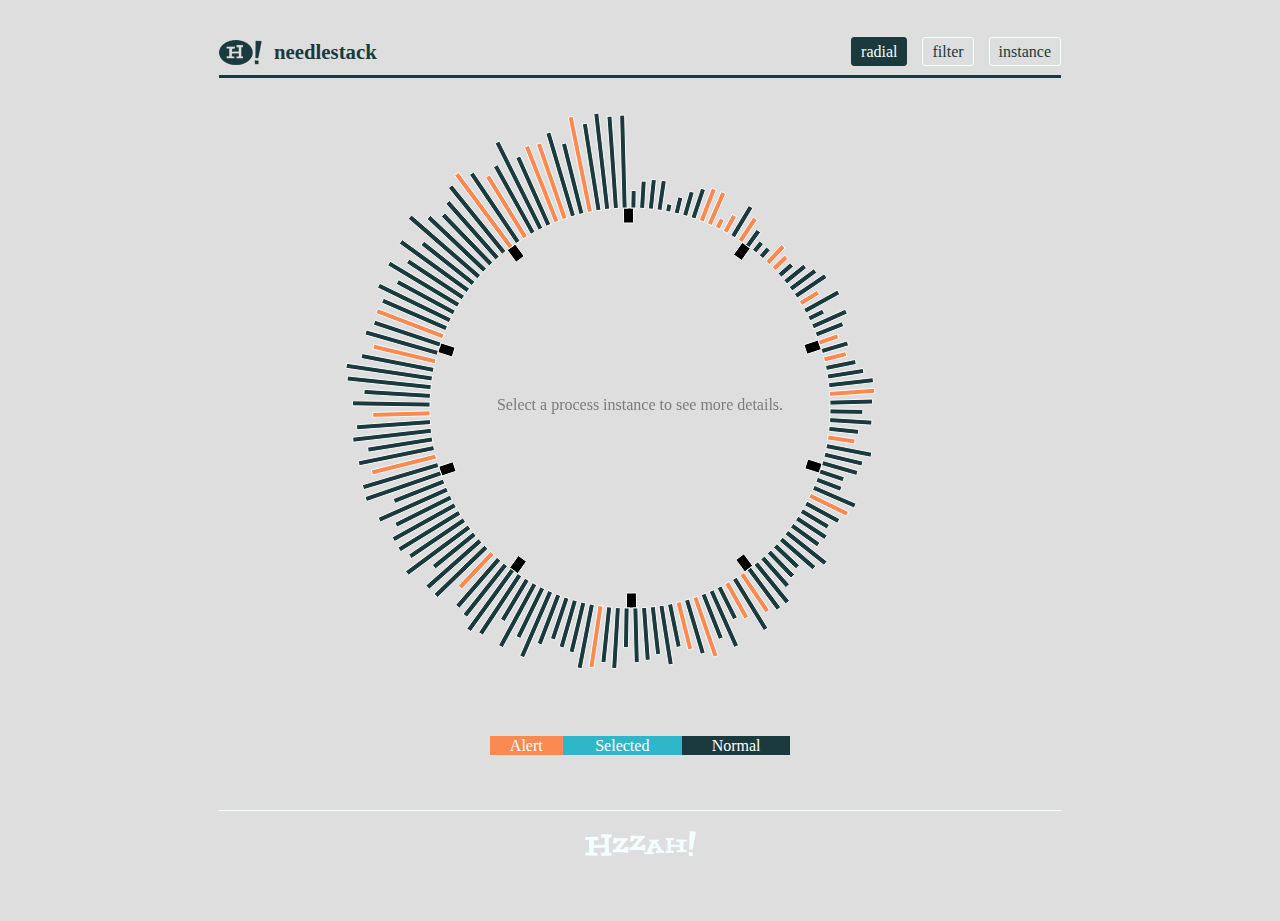
<file: index.html>
<!doctype html> <!-- hello html5 :) -->
<html lang="en" dir="ltr">
<head>
	<meta http-equiv="content-type" content="text/html; charset=UTF-8" />
	<meta name="language" content="en" />
	<title>hzzah! needlestack</title>
	<link rel="stylesheet" href="skin/style.css" type="text/css" media="screen" />
	<script src="js/jquery-1.4.1.js" type="text/javascript"></script>
	<script src="js/processing.js"></script>
	<script src="js/init.js"></script>
<style>
#box .window {
  position:absolute;
  width:280px;
  height:80px;
  display:none;
  z-index:1000;
  padding:15px;
}

#boxes #dialog {
  width:280px; 
  height:80px;
}
</style>
</head>
<body>
	<div id="box">
		<div style="background-color: #dddedd; -moz-border-radius: 5px; -webkit-border-radius: 5px;" id="dialog" class="window">
			<b>Change State To</b>
			<div style="float: right"><a href="#" class="close">Close</a></div>
				<br /><br />
				<table border="0" width="270px" style="text-align: center">
				<tr>
				<td style="text-align: center">
				<form>
					<input name="state" type="submit" value="In Process" />
				</form>
				</td>
				<td style="text-align: center">
				<form>
					<input name="state"  type="submit" value="Halted" />
				</form>
				</td>
				<td style="text-align: center">
				<form>
					<input name="state" type="submit" value="Canceled" />
				</form>
				</td>
				</tr>
				</table>
		</div>
		<div id="mask" style="top: 0px; left: 0px; position: absolute; z-index:500; background-color:#222; display:none;"></div>
	</div>

	<div id="head">
	<h1>needlestack</h1>
		<div id="nav">
			<ul>
				<li class="selected"><a href="index.html">radial</a></li>
				<li><a href="filter.html">filter</a></li>
				<li><a href="instance.html">instance</a></li>
			</ul>
		</div>
	</div>

	<div id="content" style="text-align: center;">
		<div style="top: 280px; position: absolute; text-align: left; left: 50%; margin-left: -160px;">
			<table id="taskInfo" border="0" width="320px">
			</table>
		</div>
		<canvas datasrc="radial.js"></canvas>
		<div class="clearfix"></div>
	</div>
	<br /><br />
	<div align="center" >
		<table align="center" width="300">
		<tr>
			<td bgcolor="#FA8952" width="20px">
				<center><font color="white">Alert</font></center>
			</td>
			<td bgcolor="#2FB6C9" width="20px">
				<center><font color="white">Selected</font></center>
			</td>
			<td bgcolor="#1A3A3D" width="20px">
				<center><font color="white">Normal</font></center>
			</td>
		</tr>
		</table>
	</div>
	<div id="foot"></div>
</body>
</html>
</file>
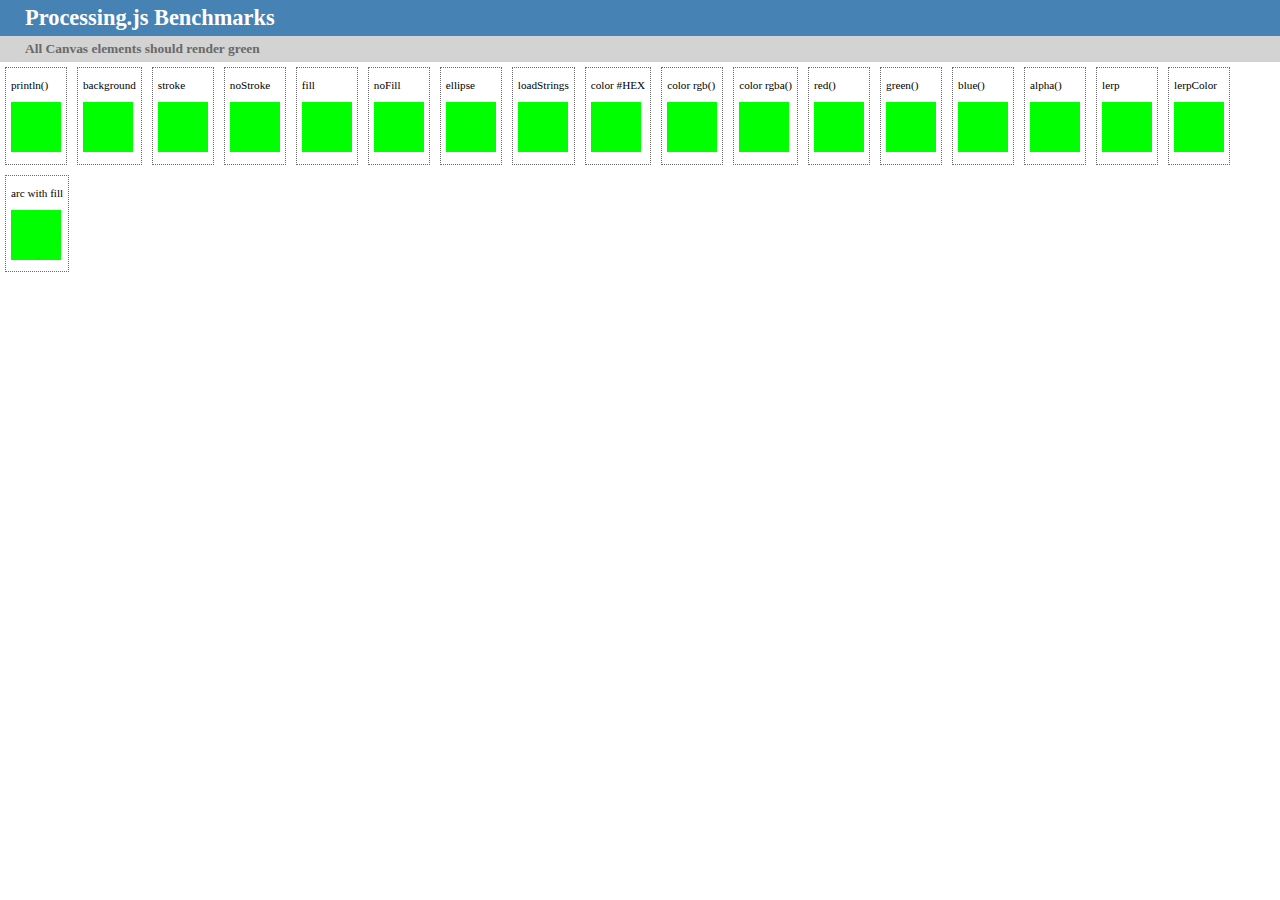
<file: Mockups/processing-js/benchmarks/index.html>
<!DOCTYPE HTML PUBLIC "-//W3C//DTD HTML 4.01 Transitional//EN">
<html>
<head>
<meta http-equiv="content-type" content="text/html; charset=windows-1250">
<meta name="generator" content="PSPad editor, www.pspad.com">
<title>Processing.js Benchmarks</title>
<script type="text/javascript" src="../processing.js"></script>
<script type="text/javascript">
/*
 * This code searches for all the <script type="application/processing" target="canvasid">
 * in your page and loads each script in the target canvas with the proper id.
 * It is useful to smooth the process of adding Processing code in your page and starting
 * the Processing.js engine.
 */
if ( document.addEventListener ) {
	document.addEventListener("DOMContentLoaded", function() {
		var scripts = document.getElementsByTagName("script");
		
		for ( var i = 0; i < scripts.length; i++ ) {
			if ( scripts[i].type == "application/processing" ) {
				var src = scripts[i].src, canvas = scripts[i].nextSibling;
	
				if ( src && src.indexOf("#") ) {
					canvas = document.getElementById( src.substr( src.indexOf("#") + 1 ) );
				} else {
					while ( canvas && canvas.nodeName.toUpperCase() != "CANVAS" )
						canvas = canvas.nextSibling;
				}

				if ( canvas ) {
					Processing(canvas, scripts[i].textContent);
				}
			}
		}
	}, false);
}
</script>
<style type="text/css">
  body{font-size:70%;font-family:lucida-console;padding:0;margin:0;}
  h1{font-family:verdana;background:steelblue;color:#fff;padding:5px 25px;margin:0;}
  h2{font-family:verdana;background:lightgrey;color:dimgrey;padding:5px 25px;margin:0;font-size:120%}
  div{border:1px dotted dimgrey;padding:0 5px;float:left;margin:5px;}
</style>
</head>
<body>
<h1>Processing.js Benchmarks</h1>
<h2>All Canvas elements should render green</h2>
  <div><p>println()<p>
  <script type="application/processing">
    size(50,50);    
    noStroke();
    void lnPrinted(){      
      if(ln=="fillGreen"){         
        fill(0,255,0);
        rect(0,0,50,50);
      }
    }
    println("fillGreen");    
  </script><canvas style="background:red;"></canvas>    
  </div>
  
  <div><p>background<p>
  <script type="application/processing">
    size(50,50);
    background(0,255,0);
  </script><canvas style="background:red;"></canvas>    
  </div>
  
  <div><p>stroke<p>
  <script type="application/processing">
    size(50,50);
    stroke(0,255,0);
    fill(255,0,0);    
    strokeWeight(50);
    rect(0,0,50,50);
  </script><canvas style="background:red;"></canvas>    
  </div>
  
  <div><p>noStroke<p>
  <script type="application/processing">
    size(50,50);
    stroke(255,0,0);    
    strokeWeight(50);
    fill(0,255,0);
    noStroke();
    rect(0,0,50,50);    
  </script><canvas style="background:red;"></canvas>    
  </div>

  <div><p>fill<p>
  <script type="application/processing">
    size(50,50);
    fill(0,255,0);
    noStroke();    
    rect(0,0,50,50);
  </script><canvas style="background:red;"></canvas>    
  </div>
  
  <div><p>noFill<p>
  <script type="application/processing">
    size(50,50);
    fill(255,0,0);
    noStroke();
    noFill();    
    rect(0,0,50,50);
  </script><canvas style="background:#0f0;"></canvas>    
  </div>
  
  <div><p>ellipse<p>
  <script type="application/processing">
    size(50,50);
    noStroke();    
    fill(0,255,0);
    ellipse(15,10,21,11);
    ellipse(25,25,21,21);
    ellipse(40,35,11,21);
  </script><canvas style="background:red url(ellipse.gif);"></canvas>    
  </div>
  
  <div><p>loadStrings<p>
  <script type="application/processing">
    size(50,50);
    String c=loadStrings("ajax.me");
    background(c[0],c[1],c[2]);
  </script><canvas style="background:red"></canvas>    
  </div>

  <div><p>color #HEX<p>
  <script type="application/processing">
    size(50,50);
    color C = #00FF00;
    background(C);  
  </script><canvas style="background:red"></canvas>      
  </div>
  
  <div><p>color rgb()<p>
  <script type="application/processing">
    size(50,50);
    color C = color(0,255,0);
    background(C);  
  </script><canvas style="background:red"></canvas>      
  </div>
  
  <div><p>color rgba()<p>
  <script type="application/processing">
    size(50,50);
    color C = color(255,0,0,0);
    background(C);  
  </script><canvas style="background:#0f0"></canvas>      
  </div>
  
  <div><p>red()<p>
  <script type="application/processing">
    size(50,50);    
    color C = color(255,0,0);
    int G = red(C);
    background(0,G,0,G);
  </script><canvas style="background:red"></canvas>      
  </div>  
  
  <div><p>green()<p>
  <script type="application/processing">
    size(50,50);    
    color C = color(0,255,0);
    int G = green(C);
    background(0,G,0,G);
  </script><canvas style="background:red"></canvas>      
  </div>
  
  <div><p>blue()<p>
  <script type="application/processing">
    size(50,50);    
    color C = color(0,0,255);
    int G = blue(C);
    background(0,G,0,G);
  </script><canvas style="background:red"></canvas>      
  </div>
  
  <div><p>alpha()<p>
  <script type="application/processing">
    size(50,50);    
    color C = color(0,0,0,255);
    int G = alpha(C);
    background(0,G,0,G);
  </script><canvas style="background:red"></canvas>      
  </div>
    
  
  <div><p>lerp<p>
  <script type="application/processing">
    size(50,50);
    noStroke();
    int myLerp = lerp(0,255,1);
    color C = color(0,255,0,myLerp);            
    fill(C);
    rect(0,0,50,50);    
  </script><canvas style="background:red"></canvas>    
  </div>
  
  <div><p>lerpColor<p>
  <script type="application/processing">
    size(50,50);
    noStroke();
    color A = #00FF00;
    color B = #00FF00;    
    for(int i=0;i<50;i++){
      color C = lerpColor(A,B,.02*i);
      fill(C);
      rect(0,i,50,1);
    }
  </script><canvas style="background:red"></canvas>    
  </div>
    
  <div><p>arc with fill<p>
  <script type="application/processing">
  void setup(){
    size(50,50);
    strokeWeight(8);
    fill(0,255,0);
    stroke(0,255,0);
  }  
  void draw(){
    arc(25,25,40,40,0,HALF_PI);
    arc(25,25,40,40,PI,PI+HALF_PI);
    exit();
  }
  </script><canvas style="background:url(arc_fill.gif);"></canvas>    
  </div>

</body>
</html>
</file>
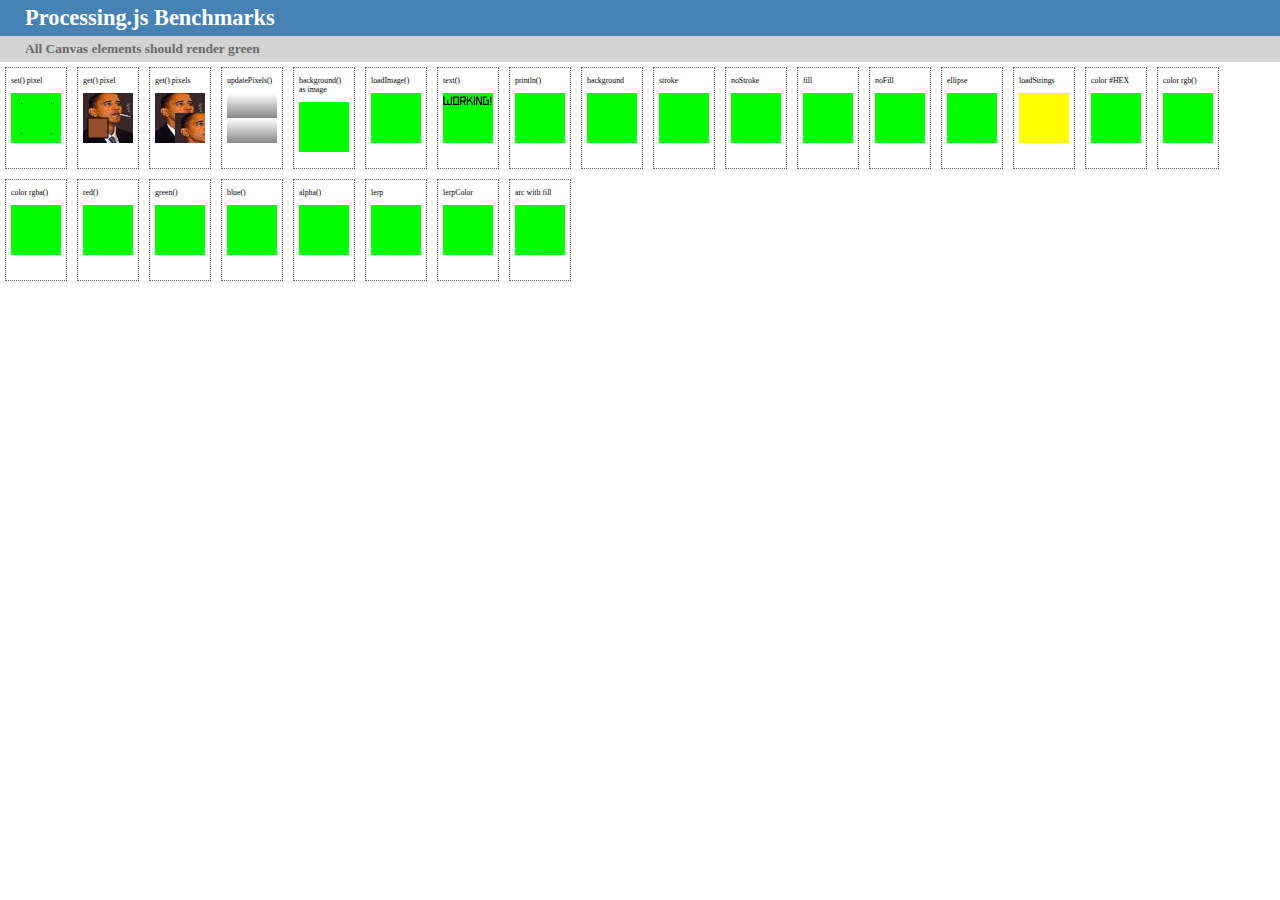
<file: Mockups/processing-js/ref-tests/index.html>
<!DOCTYPE HTML PUBLIC "-//W3C//DTD HTML 4.01 Transitional//EN">
<html>
<head>
<meta http-equiv="content-type" content="text/html; charset=windows-1250">
<meta name="generator" content="PSPad editor, www.pspad.com">
<title>Processing.js Benchmarks</title>
<script type="text/javascript" src="../processing.min.js"></script>
<script type="text/javascript">
/*
 * This code searches for all the <script type="application/processing" target="canvasid">
 * in your page and loads each script in the target canvas with the proper id.
 * It is useful to smooth the process of adding Processing code in your page and starting
 * the Processing.js engine.
 */
if ( document.addEventListener ) {
	document.addEventListener("DOMContentLoaded", function() {
		var scripts = document.getElementsByTagName("script");
		
		for ( var i = 0; i < scripts.length; i++ ) {
			if ( scripts[i].type == "application/processing" ) {
				var src = scripts[i].src, canvas = scripts[i].nextSibling;
	
				if ( src && src.indexOf("#") ) {
					canvas = document.getElementById( src.substr( src.indexOf("#") + 1 ) );
				} else {
					while ( canvas && canvas.nodeName.toUpperCase() != "CANVAS" )
						canvas = canvas.nextSibling;
				}

				if ( canvas ) {
					Processing(canvas, scripts[i].textContent);
				}
			}
		}
	}, false);
}
</script>
<style type="text/css">
  body{font-size:70%;font-family:lucida-console;padding:0;margin:0;}
  h1{font-family:verdana;background:steelblue;color:#fff;padding:5px 25px;margin:0;}
  h2{font-family:verdana;background:lightgrey;color:dimgrey;padding:5px 25px;margin:0;font-size:120%}
  div{border:1px dotted dimgrey;padding:0 5px;float:left;margin:5px;font-size:.7em;height:100px;}
</style>
</head>
<body>
<h1>Processing.js Benchmarks</h1>
<h2>All Canvas elements should render green</h2>

  <div><p>set() pixel<p>
  <script type="application/processing">
    size( 50, 50 );
    color black = color(0);
    set(10, 10, black);
    set(40, 10, black);
    set(40, 40, black);
    set(10, 40, black);
  </script><canvas style="background:#0f0;"></canvas>
  </div>

  <div><p>get() pixel<p>
  <script type="application/processing">
    void setup(){
      size( 50, 50 );
      frameRate(5);
    }
    PImage myImage = loadImage("obama_smoking.jpg");
    void draw(){
      image( myImage, 0, 0 );
      color cp = get(30, 20);
      fill(cp);
      rect(5, 25, 20, 20);
      if( frameCount > 10 ){ exit(); }
    }
  </script><canvas style="background:#f00;"></canvas>
  </div>

  <div><p>get() pixels<p>
  <script type="application/processing">
    void setup(){
      size( 50, 50 );
      frameRate(5);
    }
    PImage myImage = loadImage("obama_smoking.jpg");
    void draw(){
      image( myImage, 0, 0 );
      PImage cp = get();
      image( cp, 20, 20 );
      if( frameCount > 10 ){ exit(); }
    }
  </script><canvas style="background:#f00;"></canvas>
  </div>

  <div><p>updatePixels()<p>
  <script type="application/processing">
    size( 50, 50 );
    int halfImage = width*height / 2;
    PImage myImage = loadImage("gradient.jpeg");    
    void setup(){
        frameRate(5);
    }    
    void draw(){
      image( myImage, 0, 0 );
      loadPixels();
      for (int i = 0; i < halfImage; i++) {
        pixels[i+halfImage] = pixels[i];
      }
      updatePixels()
      if( frameCount > 10 ){ exit(); }
    }
  </script><canvas style="background:#f00;"></canvas>    
  </div>

  <div><p>background()<br /> as image<p>
  <script type="application/processing">
      pImage a;
      void setup(){
        size( 50, 50 );
        frameRate(5);
        a = loadImage( "green-square.gif" );
      }
      void draw(){
        
        // Image is not drawn if it's not ready
        background( a );
        
        // Image load may be delayed, so wait a while...
        if( frameCount > 10 ){
          exit();
        }        
      }
  </script><canvas style="background:#f00;"></canvas>    
  </div>

  <div><p>loadImage()<p>
  <script type="application/processing">
      pImage a;
      void setup(){
        size( 50, 50 );
        frameRate(5);
        a = loadImage( "green-square.gif" );
      }
      void draw(){
        
        // Image is not drawn if it's not ready
        image( a, 0, 0 );
        
        // Image load may be delayed, so wait a while...
        if( frameCount > 10 ){
          exit();
        }        
      }
  </script><canvas style="background:#f00;"></canvas>    
  </div>
  
  <div><p>text()<p>
  <script type="application/processing">
    size(50,50);
    noStroke();
    PFont fontA = loadFont("Biotyp.svg");
    textFont(fontA, 12); 
    fill(0);
    text("Working!", 0, 0);        
  </script><canvas style="background:#0f0;"></canvas>    
  </div> 

  <div><p>println()<p>
  <script type="application/processing">
    size(50,50);
    noStroke();
    void lnPrinted(){
      fill(ln[0],ln[1],ln[2]);
      rect(0,0,50,50);
    }
    println(0,255,0);
  </script><canvas style="background:red;"></canvas>    
  </div>

  <div><p>background<p>
  <script type="application/processing">
    size(50,50);
    background(0,255,0);
  </script><canvas style="background:red;"></canvas>    
  </div>
  
  <div><p>stroke<p>
  <script type="application/processing">
    size(50,50);
    stroke(0,255,0);
    fill(255,0,0);    
    strokeWeight(50);
    rect(0,0,50,50);
  </script><canvas style="background:red;"></canvas>    
  </div>
  
  <div><p>noStroke<p>
  <script type="application/processing">
    size(50,50);
    stroke(255,0,0);    
    strokeWeight(50);
    fill(0,255,0);
    noStroke();
    rect(0,0,50,50);    
  </script><canvas style="background:red;"></canvas>    
  </div>

  <div><p>fill<p>
  <script type="application/processing">
    size(50,50);
    fill(0,255,0);
    noStroke();    
    rect(0,0,50,50);
  </script><canvas style="background:red;"></canvas>    
  </div>
  
  <div><p>noFill<p>
  <script type="application/processing">
    size(50,50);
    fill(255,0,0);
    noStroke();
    noFill();    
    rect(0,0,50,50);
  </script><canvas style="background:#0f0;"></canvas>    
  </div>
  
  <div><p>ellipse<p>
  <script type="application/processing">
    size(50,50);
    noStroke();    
    fill(0,255,0);
    ellipse(15,10,21,11);
    ellipse(25,25,21,21);
    ellipse(40,35,11,21);
  </script><canvas style="background:red url(ellipse.gif);"></canvas>    
  </div>
  
  <div><p>loadStrings<p>
  <script type="application/processing">
    size(50,50);
    String c=loadStrings("ajax.me");
    background(c[0],c[1],c[2]);
  </script><canvas style="background:red"></canvas>    
  </div>

  <div><p>color #HEX<p>
  <script type="application/processing">
    size(50,50);
    color C = #00ff00;
    background(C);  
  </script><canvas style="background:red"></canvas>      
  </div>
  
  <div><p>color rgb()<p>
  <script type="application/processing">
    size(50,50);
    color C = color(0,255,0);
    background(C);  
  </script><canvas style="background:red"></canvas>      
  </div>
  
  <div><p>color rgba()<p>
  <script type="application/processing">
    size(50,50);
    color C = color(255,0,0,0);
    background(C);  
  </script><canvas style="background:#0f0"></canvas>      
  </div>
  
  <div><p>red()<p>
  <script type="application/processing">
    size(50,50);    
    color C = color(255,0,0);
    int G = red(C);
    background(0,G,0,G);
  </script><canvas style="background:red"></canvas>      
  </div>  
  
  <div><p>green()<p>
  <script type="application/processing">
    size(50,50);    
    color C = color(0,255,0);
    int G = green(C);
    background(0,G,0,G);
  </script><canvas style="background:red"></canvas>      
  </div>
  
  <div><p>blue()<p>
  <script type="application/processing">
    size(50,50);    
    color C = color(0,0,255);
    int G = blue(C);
    background(0,G,0,G);
  </script><canvas style="background:red"></canvas>      
  </div>
  
  <div><p>alpha()<p>
  <script type="application/processing">
    size(50,50);    
    color C = color(0,0,0,255);
    int G = alpha(C);
    background(0,G,0,G);
  </script><canvas style="background:red"></canvas>      
  </div>
      
  <div><p>lerp<p>
  <script type="application/processing">
    size(50,50);
    noStroke();
    int myLerp = lerp(0,255,1);
    color C = color(0,255,0,myLerp);            
    fill(C);
    rect(0,0,50,50);    
  </script><canvas style="background:red"></canvas>    
  </div>
  
  <div><p>lerpColor<p>
  <script type="application/processing">
    size(50,50);
    noStroke();
    color A = #00FF00;
    color B = #00FF00;    
    for(int i=0;i<50;i++){
      color C = lerpColor(A,B,.02*i);
      fill(C);
      rect(0,i,50,1);
    }
  </script><canvas style="background:red"></canvas>    
  </div>
    
  <div><p>arc with fill<p>
  <script type="application/processing">
  void setup(){
    size(50,50);
    strokeWeight(8);
    fill(0,255,0);
    stroke(0,255,0);
  }  
  void draw(){
    arc(25,25,40,40,0,HALF_PI);
    arc(25,25,40,40,PI,PI+HALF_PI);
    exit();
  }
  </script><canvas style="background:url(arc_fill.gif);"></canvas>    
  </div>


</body>
</html>
</file>
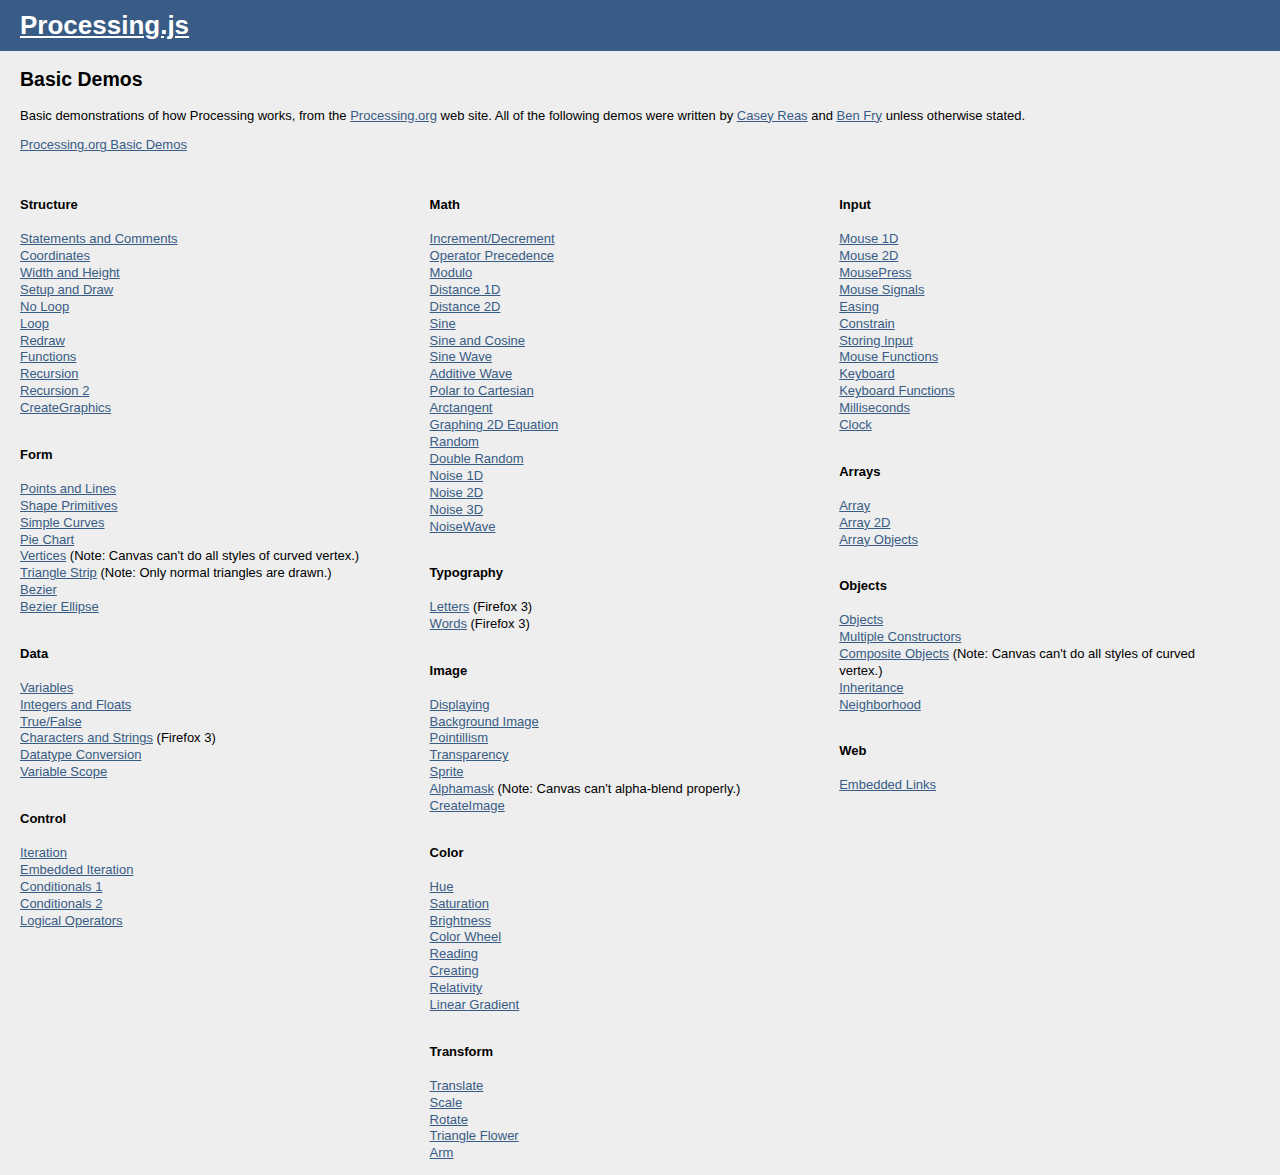
<file: Mockups/processing-js/examples/basic/index.html>
<!DOCTYPE html>
<html>
<head>
  <script src="../../processing.js"></script>
  <script src="../init.js"></script>
<link rel="stylesheet" href="../style.css"/></head>
<body><h1><a href="http://ejohn.org/blog/processingjs/">Processing.js</a></h1>
<h2>Basic Demos</h2>

<p>Basic demonstrations of how Processing works, from the <a href="http://processing.org/">Processing.org</a> web site. All of the following demos were written by <a href="http://reas.com/">Casey Reas</a> and <a href="http://benfry.com/">Ben Fry</a> unless otherwise stated.</p>

<p><a href="http://processing.org/learning/basics/">Processing.org Basic Demos</a></p>

<div class="ref-col"><p><br /><b>Structure</b><br /><br />	<a href="statementscomments.html">Statements and Comments</a><br />

	<a href="coordinates.html">Coordinates</a><br />
	<a href="widthheight.html">Width and Height</a><br />
	<a href="setupdraw.html">Setup and Draw</a><br />
	<a href="noloop.html">No Loop</a><br />
	<a href="loop.html">Loop</a><br />
	<a href="redraw.html">Redraw</a><br />

	<a href="functions.html">Functions</a><br />
	<a href="recursion.html">Recursion</a><br />
	<a href="recursion2.html">Recursion 2</a><br />
	<a href="creategraphics.html">CreateGraphics</a><br />
<p><br /><b>Form</b><br /><br />	<a href="pointslines.html">Points and Lines</a><br />
	<a href="shapeprimitives.html">Shape Primitives</a><br />

	<a href="simplecurves.html">Simple Curves</a><br />
	<a href="piechart.html">Pie Chart</a><br />
	<a href="vertices.html">Vertices</a> (Note: Canvas can't do all styles of curved vertex.)<br />
	<a href="trianglestrip.html">Triangle Strip</a> (Note: Only normal triangles are drawn.)<br />
	<a href="bezier.html">Bezier</a><br />
	<a href="bezierellipse.html">Bezier Ellipse</a><br />

<p><br /><b>Data</b><br /><br />	<a href="variables.html">Variables</a><br />
	<a href="integersfloats.html">Integers and Floats</a><br />
	<a href="truefalse.html">True/False</a><br />
	<a href="charactersstrings.html">Characters and Strings</a> (Firefox 3)<br />
	<a href="datatypeconversion.html">Datatype Conversion</a><br />
	<a href="variablescope.html">Variable Scope</a><br />

<p><br /><b>Control</b><br /><br />	<a href="iteration.html">Iteration</a><br />
	<a href="embeddediteration.html">Embedded Iteration</a><br />
	<a href="conditionals1.html">Conditionals 1</a><br />
	<a href="conditionals2.html">Conditionals 2</a><br />
	<a href="logicaloperators.html">Logical Operators</a><br />
</div><div class="ref-col"><p><br /><b>Math</b><br /><br />	<a href="incrementdecrement.html">Increment/Decrement</a><br />

	<a href="operatorprecedence.html">Operator Precedence</a><br />
	<a href="modulo.html">Modulo</a><br />
	<a href="distance1d.html">Distance 1D</a><br />
	<a href="distance2d.html">Distance 2D</a><br />
	<a href="sine.html">Sine</a><br />
	<a href="sinecosine.html">Sine and Cosine</a><br />

	<a href="sinewave.html">Sine Wave</a><br />
	<a href="additivewave.html">Additive Wave</a><br />
	<a href="polartocartesian.html">Polar to Cartesian</a><br />
	<a href="arctangent.html">Arctangent</a><br />
	<a href="graphing2dequation.html">Graphing 2D Equation</a><br />
	<a href="random.html">Random</a><br />

	<a href="doublerandom.html">Double Random</a><br />
	<a href="noise1d.html">Noise 1D</a><br />
	<a href="noise2d.html">Noise 2D</a><br />
	<a href="noise3d.html">Noise 3D</a><br />
	<a href="noisewave.html">NoiseWave</a><br />
<p><br /><b>Typography</b><br /><br />	<a href="letters.html">Letters</a> (Firefox 3)<br />

	<a href="words.html">Words</a> (Firefox 3)<br />
<p><br /><b>Image</b><br /><br />	<a href="displaying.html">Displaying</a><br />
	<a href="backgroundimage.html">Background Image</a><br />
	<a href="pointillism.html">Pointillism</a><br />
	<a href="transparency.html">Transparency</a><br />
	<a href="sprite.html">Sprite</a><br />

	<a href="alphamask.html">Alphamask</a> (Note: Canvas can't alpha-blend properly.)<br />
	<a href="createimage.html">CreateImage</a><br />
<p><br /><b>Color</b><br /><br />	<a href="hue.html">Hue</a><br />
	<a href="saturation.html">Saturation</a><br />
	<a href="brightness.html">Brightness</a><br />
	<a href="colorwheel.html">Color Wheel</a><br />

	<a href="reading.html">Reading</a><br />
	<a href="creating.html">Creating</a><br />
	<a href="relativity.html">Relativity</a><br />
	<a href="lineargradient.html">Linear Gradient</a><br />
	<!--<a href="radialgradient.html">Radial Gradient</a><br />
	<a href="wavegradient.html">Wave Gradient</a><br />-->

<p><br /><b>Transform</b><br /><br />	<a href="translate.html">Translate</a><br />
	<a href="scale.html">Scale</a><br />
	<a href="rotate.html">Rotate</a><br />
	<a href="triangleflower.html">Triangle Flower</a><br />
	<a href="arm.html">Arm</a><br />
</div><div class="ref-col"><p><br /><b>Input</b><br /><br />	<a href="mouse1d.html">Mouse 1D</a><br />

	<a href="mouse2d.html">Mouse 2D</a><br />
	<a href="mousepress.html">MousePress</a><br />
	<a href="mousesignals.html">Mouse Signals</a><br />
	<a href="easing.html">Easing</a><br />
	<a href="constrain.html">Constrain</a><br />
	<a href="storinginput.html">Storing Input</a><br />

	<a href="mousefunctions.html">Mouse Functions</a><br />
	<a href="keyboard.html">Keyboard</a><br />
	<a href="keyboardfunctions.html">Keyboard Functions</a><br />
	<a href="milliseconds.html">Milliseconds</a><br />
	<a href="clock.html">Clock</a><br />
<p><br /><b>Arrays</b><br /><br />	<a href="array.html">Array</a><br />

	<a href="array2d.html">Array 2D</a><br />
	<a href="arrayobjects.html">Array Objects</a><br />
<p><br /><b>Objects</b><br /><br />	<a href="objects.html">Objects</a><br />
	<a href="multipleconstructors.html">Multiple Constructors</a><br />
	<a href="compositeobjects.html">Composite Objects</a> (Note: Canvas can't do all styles of curved vertex.)<br/>
	<a href="inheritance.html">Inheritance</a><br />

	<a href="neighborhood.html">Neighborhood</a><br />
<p><br /><b>Web</b><br /><br />	<a href="embeddedlinks.html">Embedded Links</a><br />
	<!--<a href="loadingimages.html">Loading Images</a> (Broken: Loading external images not working.)<br />-->
</div>
</body>
</html>
</file>
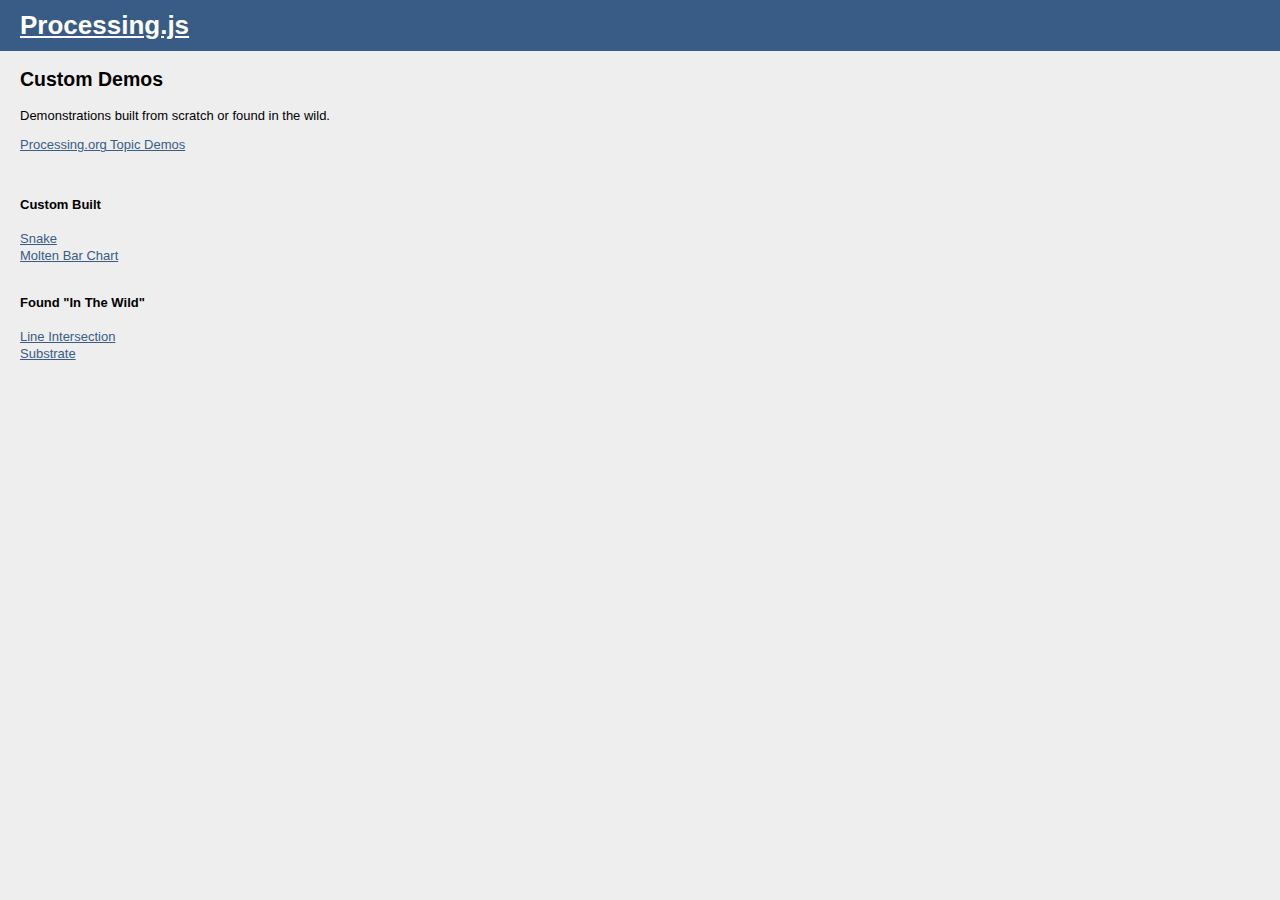
<file: Mockups/processing-js/examples/custom/index.html>
<!DOCTYPE html>
<html>
<head>
  <script src="../../processing.js"></script>
  <script src="../init.js"></script>
<link rel="stylesheet" href="../style.css"/></head>
<body><h1><a href="http://ejohn.org/blog/processingjs/">Processing.js</a></h1>
<h2>Custom Demos</h2>

<p>Demonstrations built from scratch or found in the wild.</p>

<p><a href="http://processing.org/learning/topics/">Processing.org Topic Demos</a></p>

<div class="ref-col"><p><br /><b>Custom Built</b><br /><br />	<a href="snake.html">Snake</a><br />

	<a href="molten.html">Molten Bar Chart</a><br />
<p><br /><b>Found "In The Wild"</b><br /><br />	<a href="intersect.html">Line Intersection</a><br />

	<a href="substrate.html">Substrate</a><br />
</div>
</body>
</html>
</file>
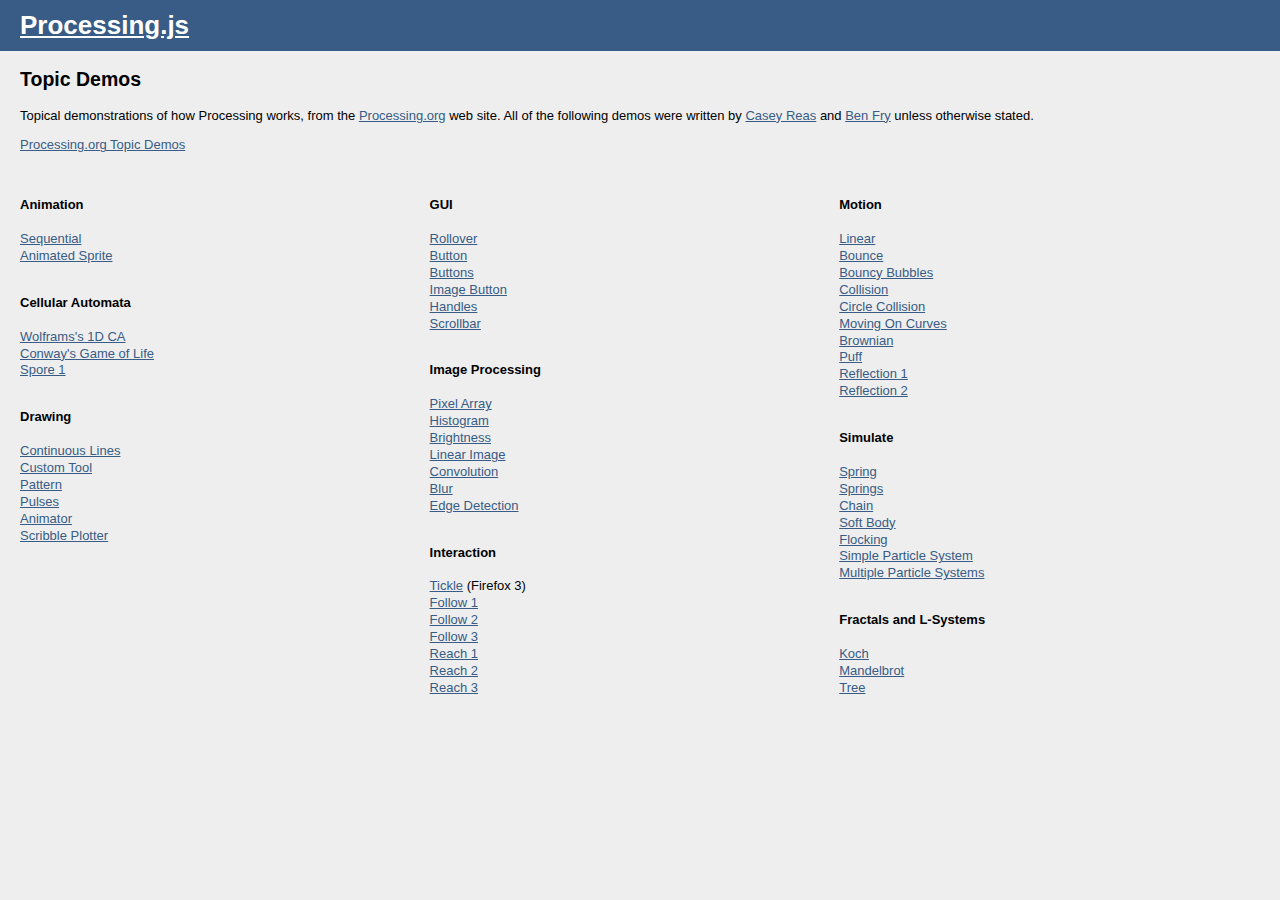
<file: Mockups/processing-js/examples/topics/index.html>
<!DOCTYPE html>
<html>
<head>
  <script src="../../processing.js"></script>
  <script src="../init.js"></script>
<link rel="stylesheet" href="../style.css"/></head>
<body><h1><a href="http://ejohn.org/blog/processingjs/">Processing.js</a></h1>
<h2>Topic Demos</h2>

<p>Topical demonstrations of how Processing works, from the <a href="http://processing.org/">Processing.org</a> web site. All of the following demos were written by <a href="http://reas.com/">Casey Reas</a> and <a href="http://benfry.com/">Ben Fry</a> unless otherwise stated.</p>

<p><a href="http://processing.org/learning/topics/">Processing.org Topic Demos</a></p>

<div class="ref-col"><p><br /><b>Animation</b><br /><br />	<a href="sequential.html">Sequential</a><br />

	<a href="animatedsprite.html">Animated Sprite</a><br />
<p><br /><b>Cellular Automata</b><br /><br />	<a href="wolfram.html">Wolframs's 1D CA</a><br />
	<a href="conway.html">Conway's Game of Life</a><br />
	<a href="spore1.html">Spore 1</a><br />
	<!--<a href="spore2.html">Spore 2</a><br />-->
<p><br /><b>Drawing</b><br /><br />	<a href="continuouslines.html">Continuous Lines</a><br />

	<a href="customtool.html">Custom Tool</a><br />
	<a href="pattern.html">Pattern</a><br />
	<a href="pulses.html">Pulses</a><br />
	<a href="animator.html">Animator</a><br />
	<a href="scribbleplotter.html">Scribble Plotter</a><br />
<!--<p><br /><b>File IO</b><br /><br />	<a href="saveoneimage.html">Save One Image</a><br />

	<a href="savemanyimages.html">Save Many Images</a><br />
	<a href="tileimages.html">Tile Images</a><br />
	<a href="savefile1.html">Save File 1</a><br />
	<a href="savefile2.html">Save File 2</a><br />
	<a href="loadfile1.html">Load File 1</a><br />
	<a href="loadfile2.html">Load File 2</a><br />-->

</div><div class="ref-col"><p><br /><b>GUI</b><br /><br />	<a href="rollover.html">Rollover</a><br />
	<a href="button.html">Button</a><br />
	<a href="buttons.html">Buttons</a><br />
	<a href="imagebutton.html">Image Button</a><br />
	<a href="handles.html">Handles</a><br />
	<a href="scrollbar.html">Scrollbar</a><br />

<p><br /><b>Image Processing</b><br /><br />	<a href="pixelarray.html">Pixel Array</a><br />
	<a href="histogram.html">Histogram</a><br />
	<a href="brightness.html">Brightness</a><br />
	<a href="linearimage.html">Linear Image</a><br />
	<a href="convolution.html">Convolution</a><br />
	<a href="blur.html">Blur</a><br />

	<a href="edgedetection.html">Edge Detection</a><br />
<p><br /><b>Interaction</b><br /><br />	<a href="tickle.html">Tickle</a> (Firefox 3)<br />
	<a href="follow1.html">Follow 1</a><br />
	<a href="follow2.html">Follow 2</a><br />
	<a href="follow3.html">Follow 3</a><br />
	<a href="reach1.html">Reach 1</a><br />

	<a href="reach2.html">Reach 2</a><br />
	<a href="reach3.html">Reach 3</a><br />
</div><div class="ref-col"><p><br /><b>Motion</b><br /><br />	<a href="linear.html">Linear</a><br />
	<a href="bounce.html">Bounce</a><br />
	<a href="bouncybubbles.html">Bouncy Bubbles</a><br />
	<a href="collision.html">Collision</a><br />

	<a href="circlecollision.html">Circle Collision</a><br />
	<a href="movingoncurves.html">Moving On Curves</a><br />
	<a href="brownian.html">Brownian</a><br />
	<a href="puff.html">Puff</a><br />
	<a href="reflection1.html">Reflection 1</a><br />
	<a href="reflection2.html">Reflection 2</a><br />

<p><br /><b>Simulate</b><br /><br />	<a href="spring.html">Spring</a><br />
	<a href="springs.html">Springs</a><br />
	<a href="chain.html">Chain</a><br />
	<a href="softbody.html">Soft Body</a><br />
	<a href="flocking.html">Flocking</a><br />
	<a href="simpleparticlesystem.html">Simple Particle System</a><br />

	<a href="multipleparticlesystems.html">Multiple Particle Systems</a><br />
	<!--<a href="smokeparticlesystem.html">Smoke Particle System</a><br />-->
	<!--<a href="fluid.html">Fluid</a><br />
	<a href="smoke.html">Smoke</a><br />-->
<p><br /><b>Fractals and L-Systems</b><br /><br />	<a href="koch.html">Koch</a><br />
	<a href="mandelbrot.html">Mandelbrot</a><br />

	<a href="tree.html">Tree</a><br />
	<!--<a href="pentigree.html">Pentigree</a><br />
	<a href="penrosetile.html">Penrose Tile</a><br />
	<a href="penrosesnowflake.html">Penrose Snowflake</a><br />-->
</div>
</body>
</html>
</file>
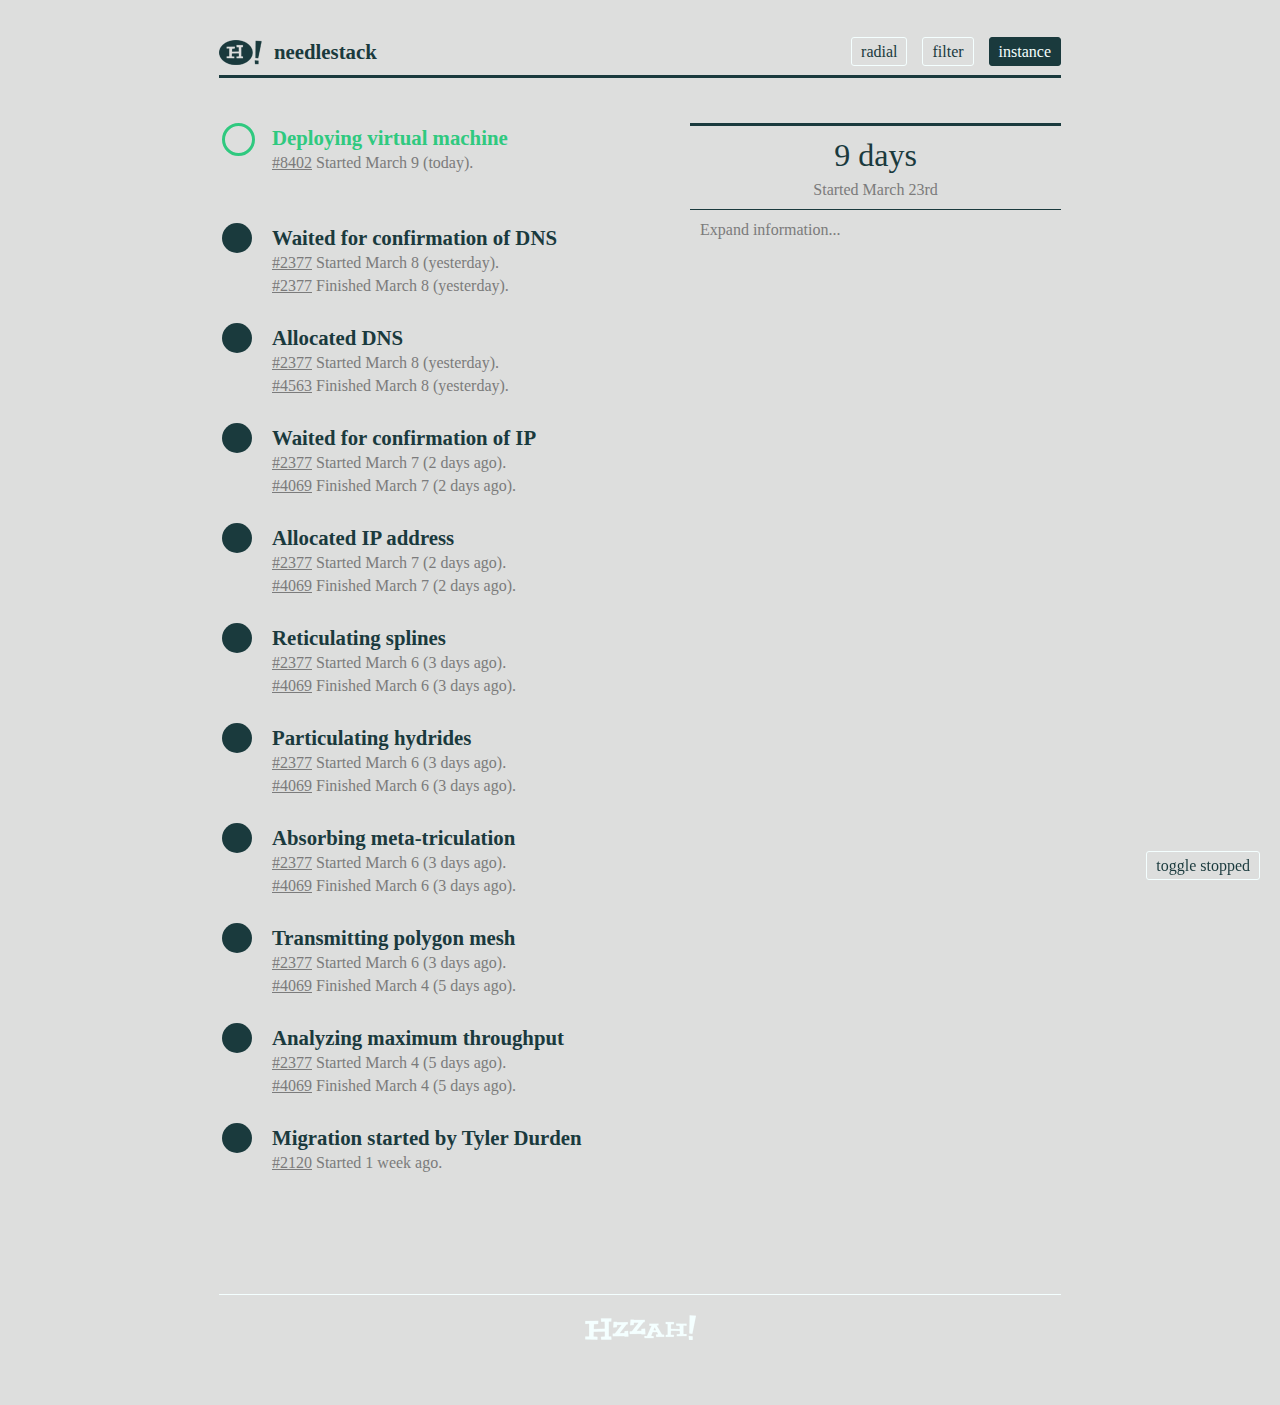
<file: instance.html>
<!doctype html> <!-- hello html5 :) -->
<html lang="en" dir="ltr">
<head>
	<meta http-equiv="content-type" content="text/html; charset=UTF-8" />
	<meta name="language" content="en" />
	<title>hzzah! needlestack</title>
	
<!--	<link rel="icon" href="favicon.png"/> -->
	<link rel="stylesheet" href="skin/style.css" type="text/css" media="screen" />
	<script type="text/javascript" src="js/jquery-1.4.1.js"></script>
	<script type="text/javascript">
			$(function() {
				var toggled = false;
				$("#instance-info").hide();
				$("#more-info").click(function() {
					$("#more-info").hide();
					$("#instance-info").show();
				});
				
				$("#instance-toggle").click(function() {
					if(toggled) {
						$(".current").removeClass("uhoh");
						$(".shown").addClass("hidden").removeClass("shown");
						$(".big-text").removeClass("uhoh");
					} else {
						$(".current").addClass("uhoh");
						$(".hidden").addClass("shown").removeClass("hidden");
						$(".big-text").addClass("uhoh");
					}
					toggled = !toggled;
				});
			});
		</script>
</head>
<body>
	<div id="instance-toggle">
		<div id="nav">
			<ul><li><a href="#">toggle stopped</a></li></ul>
		</div>
	</div>
<div id="head">
	<h1>needlestack</h1>
	<div id="nav">
		<ul>
			<li><a href="index.html">radial</a></li>
			<li><a href="filter.html">filter</a></li>
			<li class="selected"><a href="instance.html">instance</a></li>
		</ul>
	</div>
</div>
<div id="content">
	<ul id="instance-page">
		<div id="float-box">
			<span class="big-text">9 days</span>
			<span class="little-text">Started March 23rd</span>
			<ul id="instance-info">
				<li>Existing Hostnames: <span class="answer">existing.com, api.existing.com</span</li>
				<li>New Hostnames: <span class="answer">tftp1.ops.colo1.yahoo.com</span></li>
				</span><li>Destination VLAN: <span class="answer">destinationVLAN</li>
				<li>Property: <span class="answer">Yahoo</span></li>
				<li>Destination Colo: <span class="answer">colo1</span></li>
				<li>SLA: <span class="answer">12 days</span></li>
				
				<span class="br"> </span>
				
				<li>Hosts in Production: <span class="answer">yes &#10003;</span></li>
				<li>Applications halted: <span class="answer">yes &#10003;</span></li>
				<li>Need VIP: <span class="answer">yes &#10003;</span></li>
				<li>Need backup in new colo: <span class="answer">yes &#10003;</span></li>
				<li>Need backup before move: <span class="answer">yes &#10003;</span></li>
				<li>Require ACLs: <span class="answer">yes &#10003;</span></li>
				<li>Need recloning: <span class="answer">yes &#10003;</span></li>
				<li>Downtime tolerated: <span class="answer no">no &#9889;</span></li>
				
				<span class="br"> </span>
				
				<li>Reason for move: <span class="answer nofloat">bit bored where we were</span></li>
				</span><li>Notes: <span class="answer nofloat">chatty chat</span></li>
			</ul>
			<div id="more-info">
				Expand information...
			</div>
		</div>
		<li class="current">
			<span class="circle current bla"></span>
			<span class="text">
				<h1>Deploying virtual machine</h1>
				<h3><a href="#">#8402</a></h3> <h2>Started March 9 (today).</h2>
				<span class="uhoh hidden">
					<h3><a href="#">#8402</a></h3> <h2>Needs attention &#9889;</h2>
				<span>
			</span>
		</li>
		<li class="done">
			<span class="circle done"></span>
			<span class="text">
				<h1>Waited for confirmation of DNS</h1>
				<h3><a href="#">#2377</a></h3> <h2>Started March 8 (yesterday).</h2><br />
				<h3><a href="#">#2377</a></h3> <h2>Finished March 8 (yesterday).</h2>
			</span>
		</li>
		<li class="done">
			<span class="circle done"></span>
			<span class="text">
				<h1>Allocated DNS</h1>
				<h3><a href="#">#2377</a></h3> <h2>Started March 8 (yesterday).</h2><br />
				<h3><a href="#">#4563</a></h3> <h2>Finished March 8 (yesterday).</h2>
			</span>
		</li>
		<li class="done">
			<span class="circle done"></span>
			<span class="text">
				<h1>Waited for confirmation of IP</h1>
				<h3><a href="#">#2377</a></h3> <h2>Started March 7 (2 days ago).</h2><br />
				<h3><a href="#">#4069</a></h3> <h2>Finished March 7 (2 days ago).</h2>
			</span>
		</li>
		<li class="done">
			<span class="circle done"></span>
			<span class="text">
				<h1>Allocated IP address</h1>
				<h3><a href="#">#2377</a></h3> <h2>Started March 7 (2 days ago).</h2><br />
				<h3><a href="#">#4069</a></h3> <h2>Finished March 7 (2 days ago).</h2>
			</span>
		</li>
		<li class="done">
			<span class="circle done"></span>
			<span class="text">
				<h1>Reticulating splines</h1>
				<h3><a href="#">#2377</a></h3> <h2>Started March 6 (3 days ago).</h2><br />
				<h3><a href="#">#4069</a></h3> <h2>Finished March 6 (3 days ago).</h2>
			</span>
		</li>
		<li class="done">
			<span class="circle done"></span>
			<span class="text">
				<h1>Particulating hydrides</h1>
				<h3><a href="#">#2377</a></h3> <h2>Started March 6 (3 days ago).</h2><br />
				<h3><a href="#">#4069</a></h3> <h2>Finished March 6 (3 days ago).</h2>
			</span>
		</li>
		<li class="done">
			<span class="circle done"></span>
			<span class="text">
				<h1>Absorbing meta-triculation</h1>
				<h3><a href="#">#2377</a></h3> <h2>Started March 6 (3 days ago).</h2><br />
				<h3><a href="#">#4069</a></h3> <h2>Finished March 6 (3 days ago).</h2>
			</span>
		</li>
		<li class="done">
			<span class="circle done"></span>
			<span class="text">
				<h1>Transmitting polygon mesh</h1>
				<h3><a href="#">#2377</a></h3> <h2>Started March 6 (3 days ago).</h2><br />
				<h3><a href="#">#4069</a></h3> <h2>Finished March 4 (5 days ago).</h2>
			</span>
		</li>
		<li class="done">
			<span class="circle done"></span>
			<span class="text">
				<h1>Analyzing maximum throughput</h1>
				<h3><a href="#">#2377</a></h3> <h2>Started March 4 (5 days ago).</h2><br />
				<h3><a href="#">#4069</a></h3> <h2>Finished March 4 (5 days ago).</h2>
			</span>
		</li>
		<li class="done">
			<span class="circle done"></span>
			<span class="text">
				<h1>Migration started by Tyler Durden</h1>
				<h3><a href="#">#2120</a></h3> <h2>Started 1 week ago.</h2>
			</span>
		</li>
	</ul>
<div class="clearfix"></div></div><div id="foot"></div></body></html>
</file>
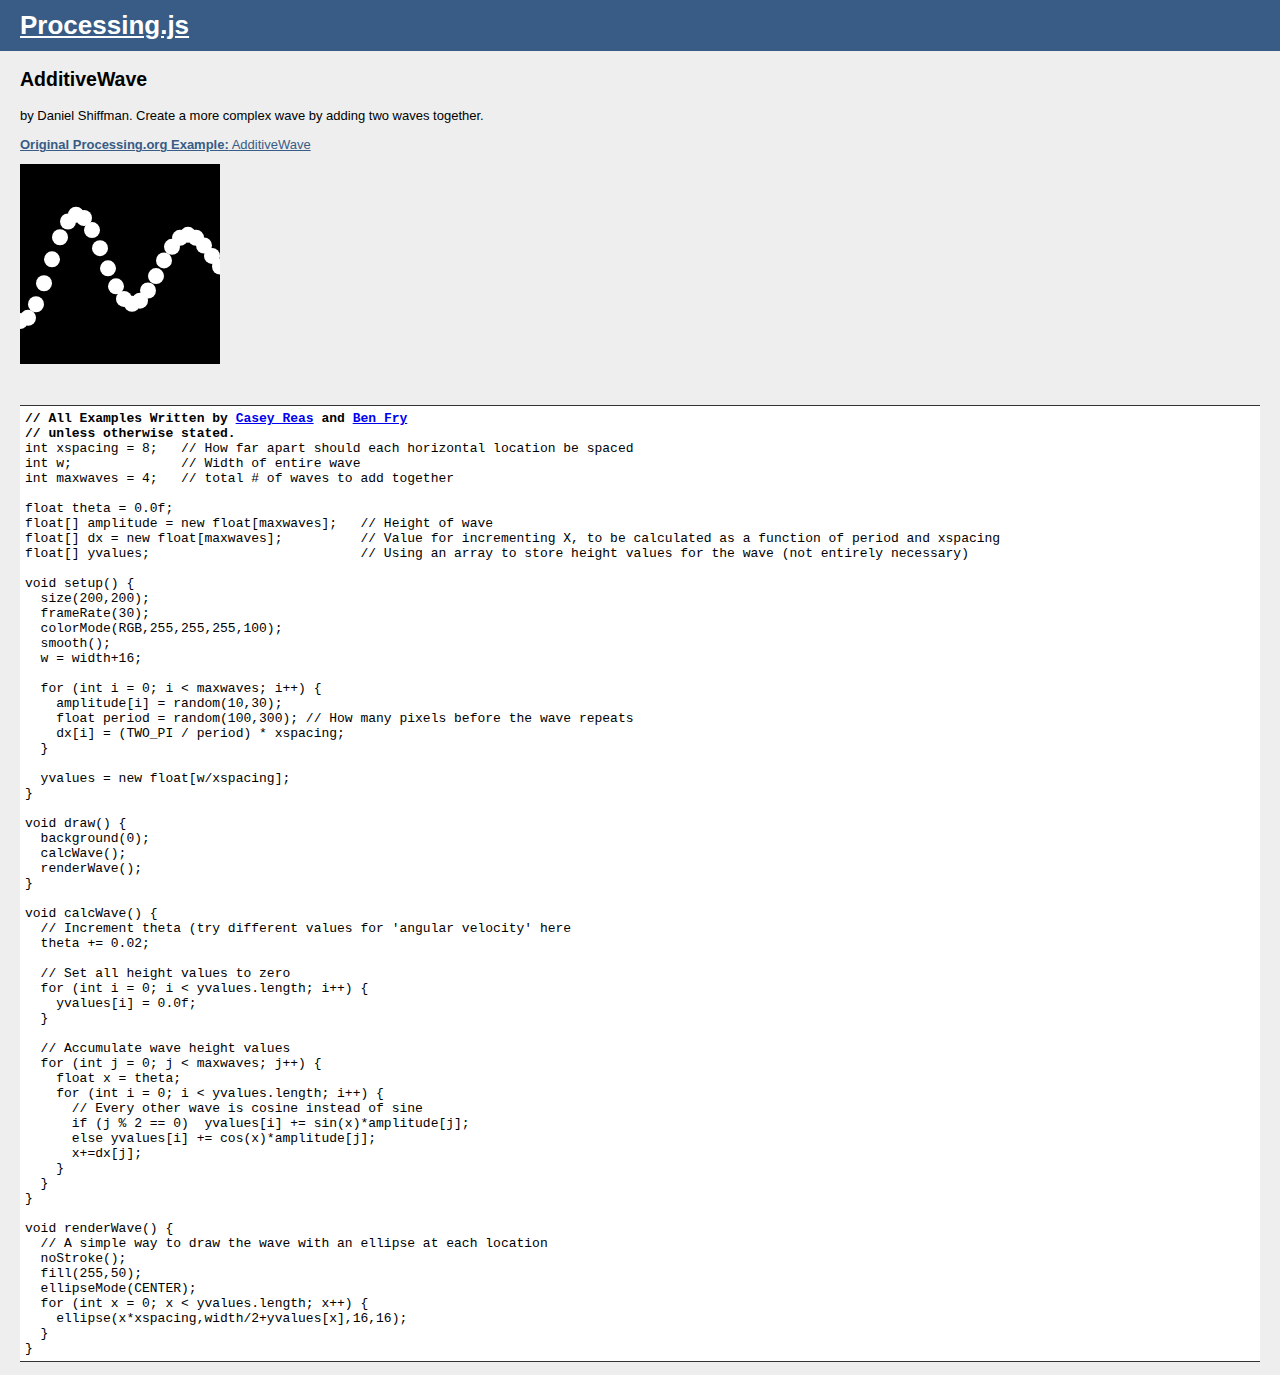
<file: Mockups/processing-js/examples/basic/additivewave.html>
<!DOCTYPE html>
<html>
<head>
  <script src="../../processing.js"></script>
  <script src="../init.js"></script>
<link rel="stylesheet" href="../style.css"/></head>
<body><h1><a href="http://ejohn.org/blog/processingjs/">Processing.js</a></h1>
<h2>AdditiveWave</h2>

<p>by Daniel Shiffman. 

Create a more complex wave by adding two waves together.</p>

<p><a href="http://processing.org/learning/basics/additivewave.html"><b>Original Processing.org Example:</b> AdditiveWave</a><br>
<script type="application/processing">
int xspacing = 8;   // How far apart should each horizontal location be spaced
int w;              // Width of entire wave
int maxwaves = 4;   // total # of waves to add together

float theta = 0.0f;
float[] amplitude = new float[maxwaves];   // Height of wave
float[] dx = new float[maxwaves];          // Value for incrementing X, to be calculated as a function of period and xspacing
float[] yvalues;                           // Using an array to store height values for the wave (not entirely necessary)

void setup() {
  size(200,200);
  frameRate(30);
  colorMode(RGB,255,255,255,100);
  smooth();
  w = width+16;

  for (int i = 0; i < maxwaves; i++) {
    amplitude[i] = random(10,30);
    float period = random(100,300); // How many pixels before the wave repeats
    dx[i] = (TWO_PI / period) * xspacing;
  }

  yvalues = new float[w/xspacing];
}

void draw() {
  background(0);
  calcWave();
  renderWave();
}

void calcWave() {
  // Increment theta (try different values for 'angular velocity' here
  theta += 0.02;

  // Set all height values to zero
  for (int i = 0; i < yvalues.length; i++) {
    yvalues[i] = 0.0f;
  }
 
  // Accumulate wave height values
  for (int j = 0; j < maxwaves; j++) {
    float x = theta;
    for (int i = 0; i < yvalues.length; i++) {
      // Every other wave is cosine instead of sine
      if (j % 2 == 0)  yvalues[i] += sin(x)*amplitude[j];
      else yvalues[i] += cos(x)*amplitude[j];
      x+=dx[j];
    }
  }
}

void renderWave() {
  // A simple way to draw the wave with an ellipse at each location
  noStroke();
  fill(255,50);
  ellipseMode(CENTER);
  for (int x = 0; x < yvalues.length; x++) {
    ellipse(x*xspacing,width/2+yvalues[x],16,16);
  }
}
</script><canvas width="200" height="200"></canvas></p>
<div style="height:0px;width:0px;overflow:hidden;"></div>

<pre><b>// All Examples Written by <a href="http://reas.com/">Casey Reas</a> and <a href="http://benfry.com/">Ben Fry</a>
// unless otherwise stated.</b>
int xspacing = 8;   // How far apart should each horizontal location be spaced
int w;              // Width of entire wave
int maxwaves = 4;   // total # of waves to add together

float theta = 0.0f;
float[] amplitude = new float[maxwaves];   // Height of wave
float[] dx = new float[maxwaves];          // Value for incrementing X, to be calculated as a function of period and xspacing
float[] yvalues;                           // Using an array to store height values for the wave (not entirely necessary)

void setup() {
  size(200,200);
  frameRate(30);
  colorMode(RGB,255,255,255,100);
  smooth();
  w = width+16;

  for (int i = 0; i &lt; maxwaves; i++) {
    amplitude[i] = random(10,30);
    float period = random(100,300); // How many pixels before the wave repeats
    dx[i] = (TWO_PI / period) * xspacing;
  }

  yvalues = new float[w/xspacing];
}

void draw() {
  background(0);
  calcWave();
  renderWave();
}

void calcWave() {
  // Increment theta (try different values for 'angular velocity' here
  theta += 0.02;

  // Set all height values to zero
  for (int i = 0; i &lt; yvalues.length; i++) {
    yvalues[i] = 0.0f;
  }
 
  // Accumulate wave height values
  for (int j = 0; j &lt; maxwaves; j++) {
    float x = theta;
    for (int i = 0; i &lt; yvalues.length; i++) {
      // Every other wave is cosine instead of sine
      if (j % 2 == 0)  yvalues[i] += sin(x)*amplitude[j];
      else yvalues[i] += cos(x)*amplitude[j];
      x+=dx[j];
    }
  }
}

void renderWave() {
  // A simple way to draw the wave with an ellipse at each location
  noStroke();
  fill(255,50);
  ellipseMode(CENTER);
  for (int x = 0; x &lt; yvalues.length; x++) {
    ellipse(x*xspacing,width/2+yvalues[x],16,16);
  }
}</pre>
</body>
</html>
</file>
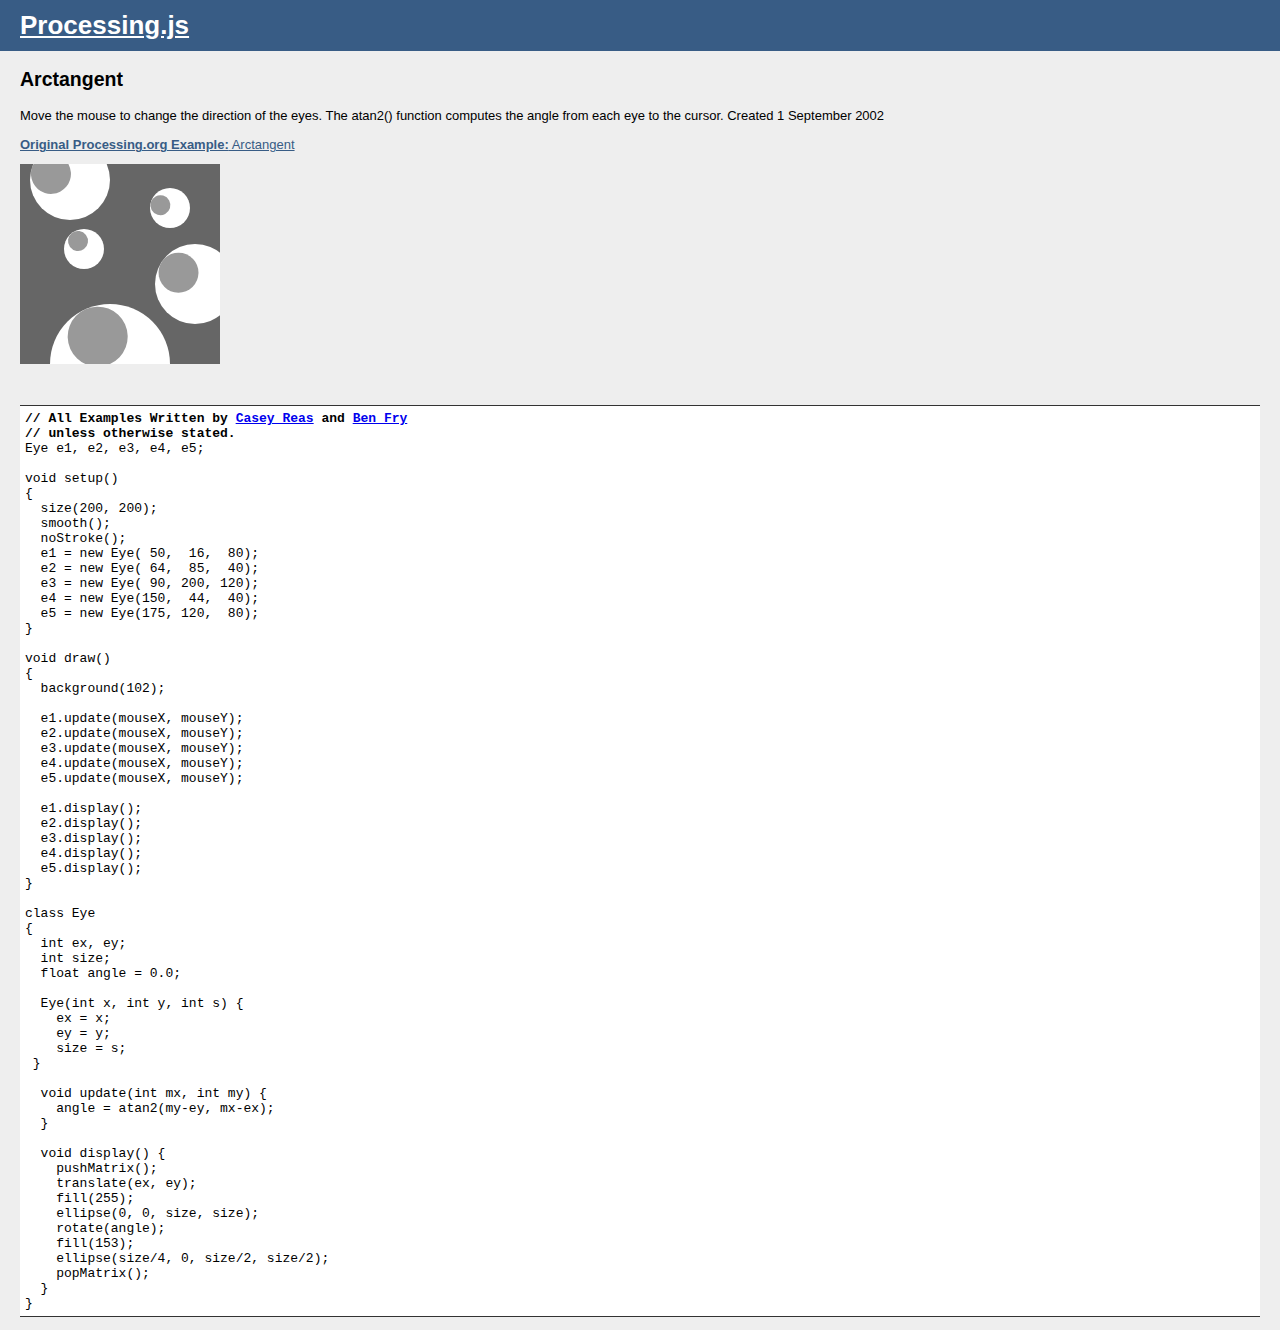
<file: Mockups/processing-js/examples/basic/arctangent.html>
<!DOCTYPE html>
<html>
<head>
  <script src="../../processing.js"></script>
  <script src="../init.js"></script>
<link rel="stylesheet" href="../style.css"/></head>
<body><h1><a href="http://ejohn.org/blog/processingjs/">Processing.js</a></h1>
<h2>Arctangent</h2>

<p>Move the mouse to change the direction of the eyes. 
The atan2() function computes the angle from each eye 
to the cursor. 

Created 1 September 2002</p>

<p><a href="http://processing.org/learning/basics/arctangent.html"><b>Original Processing.org Example:</b> Arctangent</a><br>
<script type="application/processing">
Eye e1, e2, e3, e4, e5;

void setup() 
{
  size(200, 200);
  smooth();
  noStroke();
  e1 = new Eye( 50,  16,  80);
  e2 = new Eye( 64,  85,  40);  
  e3 = new Eye( 90, 200, 120);
  e4 = new Eye(150,  44,  40); 
  e5 = new Eye(175, 120,  80);
}

void draw() 
{
  background(102);
  
  e1.update(mouseX, mouseY);
  e2.update(mouseX, mouseY);
  e3.update(mouseX, mouseY);
  e4.update(mouseX, mouseY);
  e5.update(mouseX, mouseY);

  e1.display();
  e2.display();
  e3.display();
  e4.display();
  e5.display();
}

class Eye 
{
  int ex, ey;
  int size;
  float angle = 0.0;
  
  Eye(int x, int y, int s) {
    ex = x;
    ey = y;
    size = s;
 }

  void update(int mx, int my) {
    angle = atan2(my-ey, mx-ex);
  }
  
  void display() {
    pushMatrix();
    translate(ex, ey);
    fill(255);
    ellipse(0, 0, size, size);
    rotate(angle);
    fill(153);
    ellipse(size/4, 0, size/2, size/2);
    popMatrix();
  }
}
</script><canvas width="200" height="200"></canvas></p>
<div style="height:0px;width:0px;overflow:hidden;"></div>

<pre><b>// All Examples Written by <a href="http://reas.com/">Casey Reas</a> and <a href="http://benfry.com/">Ben Fry</a>
// unless otherwise stated.</b>
Eye e1, e2, e3, e4, e5;

void setup() 
{
  size(200, 200);
  smooth();
  noStroke();
  e1 = new Eye( 50,  16,  80);
  e2 = new Eye( 64,  85,  40);  
  e3 = new Eye( 90, 200, 120);
  e4 = new Eye(150,  44,  40); 
  e5 = new Eye(175, 120,  80);
}

void draw() 
{
  background(102);
  
  e1.update(mouseX, mouseY);
  e2.update(mouseX, mouseY);
  e3.update(mouseX, mouseY);
  e4.update(mouseX, mouseY);
  e5.update(mouseX, mouseY);

  e1.display();
  e2.display();
  e3.display();
  e4.display();
  e5.display();
}

class Eye 
{
  int ex, ey;
  int size;
  float angle = 0.0;
  
  Eye(int x, int y, int s) {
    ex = x;
    ey = y;
    size = s;
 }

  void update(int mx, int my) {
    angle = atan2(my-ey, mx-ex);
  }
  
  void display() {
    pushMatrix();
    translate(ex, ey);
    fill(255);
    ellipse(0, 0, size, size);
    rotate(angle);
    fill(153);
    ellipse(size/4, 0, size/2, size/2);
    popMatrix();
  }
}</pre>
</body>
</html>
</file>
<file: skin/style.css>
html, body, div, span, applet, object, iframe, h1, h2, h3, h4, h5, h6, p, blockquote, pre, a, abbr, acronym, address, big, cite, code, del, dfn, em, font, img, ins, kbd, q, s, samp, small, strike, strong, sub, sup, tt, var, dl, dt, dd, ol, ul, li, fieldset, form, label, legend, table, caption, tbody, tfoot, thead, tr, th, td {
  margin: 0;
  padding: 0;
  border: 0;
  outline: 0;
  font-weight: inherit;
  font-style: inherit;
  font-size: 100%;
  font-family: inherit;
  vertical-align: baseline;
}
:focus { outline: 0; }
body {
  line-height: 1;
  color: black;
  background: white;
}
ol, ul { list-style: none; }
table {
  border-collapse: separate;
  border-spacing: 0;
}
caption, th, td {
  text-align: left;
  font-weight: normal;
}
blockquote:before { content: ""; }
blockquote:after { content: ""; }
q:before { content: ""; }
q:after { content: ""; }
blockquote, q { quotes: "" ""; }
body {
  background-color: #dddedd;
  padding: 40px 20px 20px 20px;
  width: 842px;
  margin: 0 auto;
  font-family: Georgia, serif;
  line-height: 1.2em;
  color: #7b7b7b;
}
h1 {
  font-size: 1.3em;
  font-weight: bold;
  font-style: normal;
  text-decoration: none;
  color: #2fc97f;
  margin-bottom: 1.3em;
}
p {
  margin-bottom: 1.6em;
  color: #1a3a3d;
}
a { color: #2fc97f; }
a:hover { color: #fa8952; }
#head {
  background-image: url('h.png');
  background-repeat: no-repeat;
  margin: 0 0 45px 0;
  height: 35px;
  border-bottom: 3px solid #1a3a3d;
}
#head h1 {
  padding: 2px 0 15px 55px;
  float: left;
  color: #1a3a3d;
}
#nav {
  float: right;
  margin: -3px 0 0 0;
}
#nav li {
  list-style-type: none;
  float: left;
  margin: 0 0 0 15px;
  padding: 0;
  border: 1px solid #f4ffff;
  -moz-border-radius: 3px;
  -webkit-border-radius: 3px;
}
#nav a {
  padding: 4px 9px;
  color: inherit;
  display: block;
  text-decoration: none;
  width: auto;
  height: auto;
}
#nav .selected {
  color: #f4ffff;
  border-color: #1a3a3d;
  background-color: #1a3a3d;
  cursor: default;
}
#nav .selected:hover {
  color: #f4ffff;
  border-color: #1a3a3d;
  background-color: #1a3a3d;
  cursor: default;
}
#nav li:hover {
  color: #f4ffff;
  border-color: #2fc97f;
  background-color: #2fc97f;
  cursor: pointer;
}
#foot {
  background-image: url('hzzah.png');
  background-repeat: no-repeat;
  background-position: bottom;
  margin: 55px 0 45px 0;
  border-top: 1px solid #f4ffff;
  padding: 0 0 15px 55px;
  height: 30px;
}
.highlight { color: #fa8952; }
.important { color: #2fc97f; }
.unimportant { color: #f4ffff; }
li {
  color: #1a3a3d;
  list-style-type: disc;
  margin-left: 17px;
}
ul { margin-bottom: 1em; }
canvas {
  margin: -40px 0 -40px -20px;
  z-index: 1;
}
#info {
  z-index: 2;
  width: 270px;
  height: 230px;
  background-color: transparent;
  position: absolute;
  left: 300px;
  top: 300px;
}
#instance-toggle {
  position: fixed;
  right: 0;
  bottom: 0;
  margin: 10px;
  padding: 10px;
}
#instance-toggle a {
  padding: 4px 9px;
  color: inherit;
  display: block;
  text-decoration: none;
  width: auto;
  height: auto;
}
#instance-toggle a:hover { background-color: #fa8952; }
#instance-page {
  margin-left: 3px;
  color: #7b7b7b;
}
#instance-page ul {
  margin: 35px 0 0 50px;
  padding: 0;
  width: 632px;
}
#instance-page li {
  margin: 0;
  padding: 0;
  width: 550px;
  height: 100px;
  border: 0px solid transparent !important;
  list-style-type: none;
  background-color: transparent !important;
  background-repeat: repeat-y;
  background-position: 14px 0;
}
#instance-page .current h3 { line-height: 1.4em; }
#instance-page .done h3 { line-height: 1.4em; }
#instance-page .circle {
  width: 30px;
  height: 30px;
  float: left;
  display: inline;
  -moz-border-radius: 30px;
  -webkit-border-radius: 30px;
}
#instance-page .current {
  background-color: #dddedd;
  color: #2fc97f;
}
#instance-page .uhoh {
  color: #fa8952 !important;
  border-color: #fa8952 !important;
  display: block;
}
#instance-page .hidden { display: none; }
#instance-page .bla {
  width: 27px;
  height: 27px;
  border: 3px solid #2fc97f;
  -moz-border-radius: 27px;
  -webkit-border-radius: 27px;
}
#instance-page .done {
  background-color: #1a3a3d;
  color: #1a3a3d;
}
#instance-page h1 {
  margin: 0 0 5px 0;
  color: inherit;
}
#instance-page h2 {
  margin: 0;
  color: #7b7b7b;
  display: inline;
}
#instance-page h3 {
  margin: 0;
  color: #7b7b7b;
  display: inline;
}
#instance-page h3 a {
  margin: 0;
  color: #7b7b7b;
  display: inline;
}
#instance-page .text {
  margin: 0 0 0 0;
  padding: 5px 0 0 0;
  margin-left: 50px;
  display: block;
}
#instance-page #float-box {
  border-top: 3px solid #1a3a3d;
  padding: 20px 0 15px 0;
  margin: 0;
  float: right;
  width: 371px;
}
#instance-page #float-box .br {
  display: block;
  height: 22px;
}
#instance-page #float-box .big-text {
  font-size: 2em;
  display: block;
  text-align: center;
  color: #1a3a3d;
}
#instance-page #float-box .little-text {
  border-bottom: 1px solid #1a3a3d;
  text-align: center;
  display: block;
  padding: 15px 0 10px 0;
  margin: 0 0 10px 0;
  color: #7b7b7b;
}
#instance-page #float-box ul {
  margin: 0;
  padding: 0 0 10px 0;
  width: 371px;
  border-bottom: 1px solid #1a3a3d;
}
#instance-page #float-box li {
  margin: 0 0 5px 0;
  padding: 0;
  width: auto;
  height: auto;
  color: #1a3a3d;
}
#instance-page #float-box .answer {
  float: right;
  color: #7b7b7b;
}
#instance-page #float-box .no { color: #fa8952 !important; }
#instance-page #float-box .nofloat {
  float: none;
  display: block;
  margin: 0 0 0 10px;
}
#instance-page #float-box #more-info {
  margin: 5px 0 0 10px;
  cursor: pointer;
}
#filter-page #f-right {
  width: 600px;
  float: left;
  border: 1px solid #1a3a3d;
  padding: 4px;
  margin: 0px 0px 0px 15px;
  -moz-border-radius: 3px;
  -webkit-border-radius: 3px;
  color: #1a3a3d;
}
#filter-page #f-right .grouping { margin: 5px; }
#filter-page #f-right .grouping .info {
  display: inline-block;
  vertical-align: middle;
  padding: 6px;
  margin-left: 46px;
  width: 220px;
  font-size: 10px;
  -moz-border-radius: 10px 0 0 10px;
  -webkit-border-radius: 10px 0 0 10px;
  text-transform: capitalize;
}
#filter-page #f-right .grouping .info a { font-weight: 800; }
#filter-page #f-right .grouping .blip {
  color: #1a3a3d;
  padding: 5px;
  -moz-border-radius: 20px;
  -webkit-border-radius: 20px;
  border: 1px solid #1a3a3d;
  display: inline-block;
  background-color: #2fc97f;
  vertical-align: middle;
  text-decoration: none;
  cursor: crosshair;
}
#filter-page #f-right .grouping .blip:hover {
  color: #1a3a3d;
  padding: 5px;
  -moz-border-radius: 20px;
  -webkit-border-radius: 20px;
  border: 1px solid #1a3a3d;
  display: inline-block;
  background-color: #2fc97f;
  vertical-align: middle;
  text-decoration: none;
  cursor: crosshair;
}
#filter-page #f-right .grouping .halt { background-color: red; }
#filter-page #f-right .grouping .halt:hover { background-color: red; }
#filter-page #f-right .grouping .pause { background-color: yellow; }
#filter-page #f-right .grouping .pause:hover { background-color: yellow; }
#filter-page #f-right .grouping .in-progress { background-color: #dddedd; }
#filter-page #f-right .grouping .in-progress:hover { background-color: #dddedd; }
#filter-page #f-right .grouping .pre {
  width: 14px;
  display: inline-block;
}
#filter-page #f-right .grouping .post {
  width: 14px;
  display: inline-block;
}
#filter-page #f-left {
  float: left;
  width: 200px;
  height: 300px;
  border: 1px solid #1a3a3d;
  padding: 12px 4px;
  -moz-border-radius: 3px;
  -webkit-border-radius: 3px;
  text-transform: lowercase;
}
#filter-page #f-left ul { margin: 0; }
#filter-page #f-left ul li {
  list-style: none;
  padding: 5px;
}
#filter-page #f-left input { width: 153px; }
#filter-page #f-left .vert-nav li {
  list-style-type: none;
  margin: 9px 23px;
  padding: 0;
  border: 1px solid #f4ffff;
  -moz-border-radius: 3px;
  -webkit-border-radius: 3px;
}
#filter-page #f-left .vert-nav a {
  padding: 4px 9px;
  color: inherit;
  display: block;
  text-decoration: none;
  height: auto;
}
#filter-page #f-left .vert-nav .selected {
  color: #f4ffff;
  border-color: #1a3a3d;
  background-color: #1a3a3d;
  cursor: default;
}
#filter-page #f-left .vert-nav .selected:hover {
  color: #f4ffff;
  border-color: #1a3a3d;
  background-color: #1a3a3d;
  cursor: default;
}
#filter-page #f-left .vert-nav li:hover {
  color: #f4ffff;
  border-color: #2fc97f;
  background-color: #2fc97f;
}
.clearfix:after {
  content: ".";
  display: block;
  height: 0;
  clear: both;
  visibility: hidden;
}
</file>
<file: Mockups/processing-js/examples/style.css>
html, body {
  background: #EEE;
  font-family: Arial;
  font-size: 13px;
  margin: 0;
  padding: 0;
}

h1 {
  background: #385C85;
  color: #FFF;
  padding: 10px;
  padding-left: 20px;
  margin-top: 0px;
}

h1 a {
  color: #FFF;
}

h2 {
  padding-left: 20px;
}

p {
  padding-left: 20px;
  line-height: 1.3em;
}

p a {
  color: #385C85;
}

canvas {
  margin: 10px 0;
}

pre {
  margin-left: 20px;
  margin-right: 20px;
  padding: 5px;
  background: #FFF;
  border-top: 1px solid #333;
  border-bottom: 1px solid #333;
}

div.ref-col {
  float: left;
  width: 32%;
}
</file>
